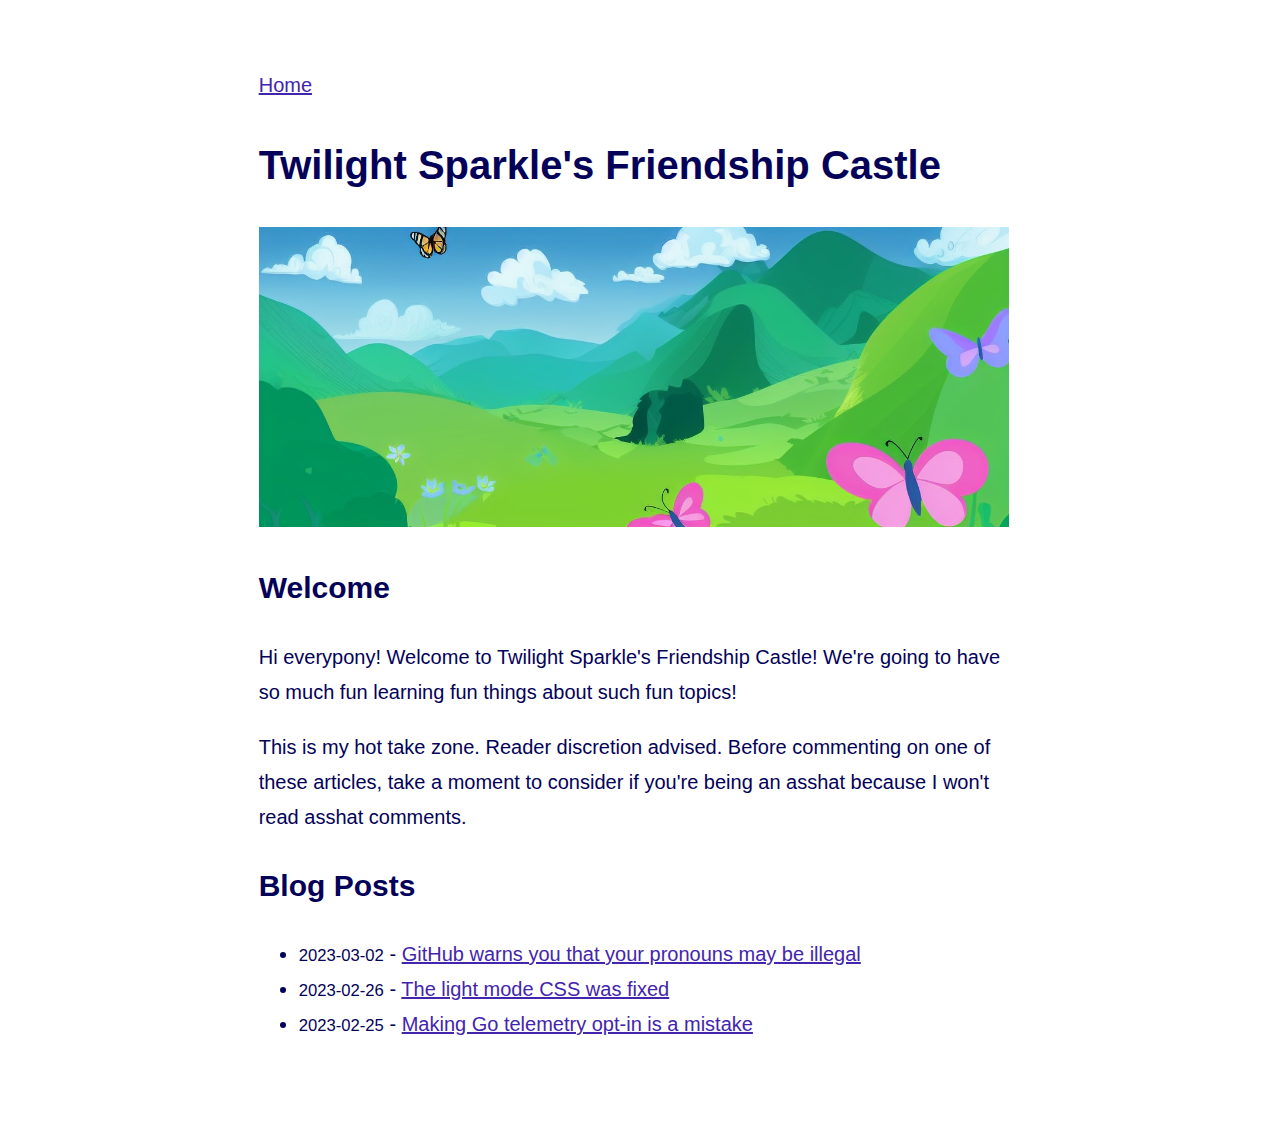
<file: index.html>
<!DOCTYPE html>
<html lang="en">
  <head>
    <title>Twilight Sparkle's Friendship Castle</title>

    <meta charset="utf-8">
    <meta name="viewport" content="width=device-width, initial-scale=1">
    <meta name="description" content="Twilight Sparkle's Blog">
    
    

    <meta property="og:site_name" content="Twilight Sparkle's Friendship Castle">
    <meta property="og:title" content="Twilight Sparkle's Friendship Castle">
    <meta property="og:url" content="https://twi.github.io/blog/index.html">
    <meta property="og:description" content="Twilight Sparkle's Blog">
    
    <meta property="og:image" content="https://twi.github.io/blog./images/landscape.jpg">
    
    
    <meta property="og:type" content="website">
    

    
    <meta property="twitter:card" content="summary_large_image">
    <meta property="twitter:image" content="https://twi.github.io/blog./images/landscape.jpg">
    
    <meta property="twitter:site" content="Twilight Sparkle's Friendship Castle">
    <meta property="twitter:title" content="Twilight Sparkle's Friendship Castle">
    <meta property="twitter:description" content="Twilight Sparkle's Blog">
    

    <link rel="shortcut icon" href="/favicon.ico">
    <link rel="canonical" href="https://twi.github.io/blog/index.html">

    <link rel="alternate" href="./atom.xml" title="Twilight Sparkle's Friendship Castle" type="application/atom+xml">
    <link rel="alternate" href="./rss.xml" title="Twilight Sparkle's Friendship Castle" type="application/rss+xml">

    <link rel="stylesheet" href="./css/default.css" />
    <link rel="stylesheet" href="./css/code.css" />
  </head>
  <body>
      <nav>
          <a href="/blog">Home</a>
      </nav>
    <header>
  <h1>Twilight Sparkle's Friendship Castle</h1>
  <img
    src="./images/landscape.jpg"
    height="300"
  />
</header>
<main>
  <section>
    <h2>Welcome</h2>
    <p>Hi everypony! Welcome to Twilight Sparkle's Friendship Castle! We're going to have so much fun learning fun things about such fun topics!</p>

    <p>This is my hot take zone. Reader discretion advised. Before commenting on one of these articles, take a moment to consider if you're being an asshat because I won't read asshat comments.</p>
  </section>
  <section>
    <h2>Blog Posts</h2>
    <ul>
      
        <li><div><small>2023-03-02</small> - <a href="./github-warns-you-that-your-pronouns-may-be-illegal.html">GitHub warns you that your pronouns may be illegal</a></div></li>
      
        <li><div><small>2023-02-26</small> - <a href="./the-light-mode-css-was-fixed.html">The light mode CSS was fixed</a></div></li>
      
        <li><div><small>2023-02-25</small> - <a href="./making-go-telemetry-opt-in-is-a-mistake.html">Making Go telemetry opt-in is a mistake</a></div></li>
      
    </ul>
  </section>
</main>

    <script defer src="./js/script.js"></script>
  </body>
</html>
</file>
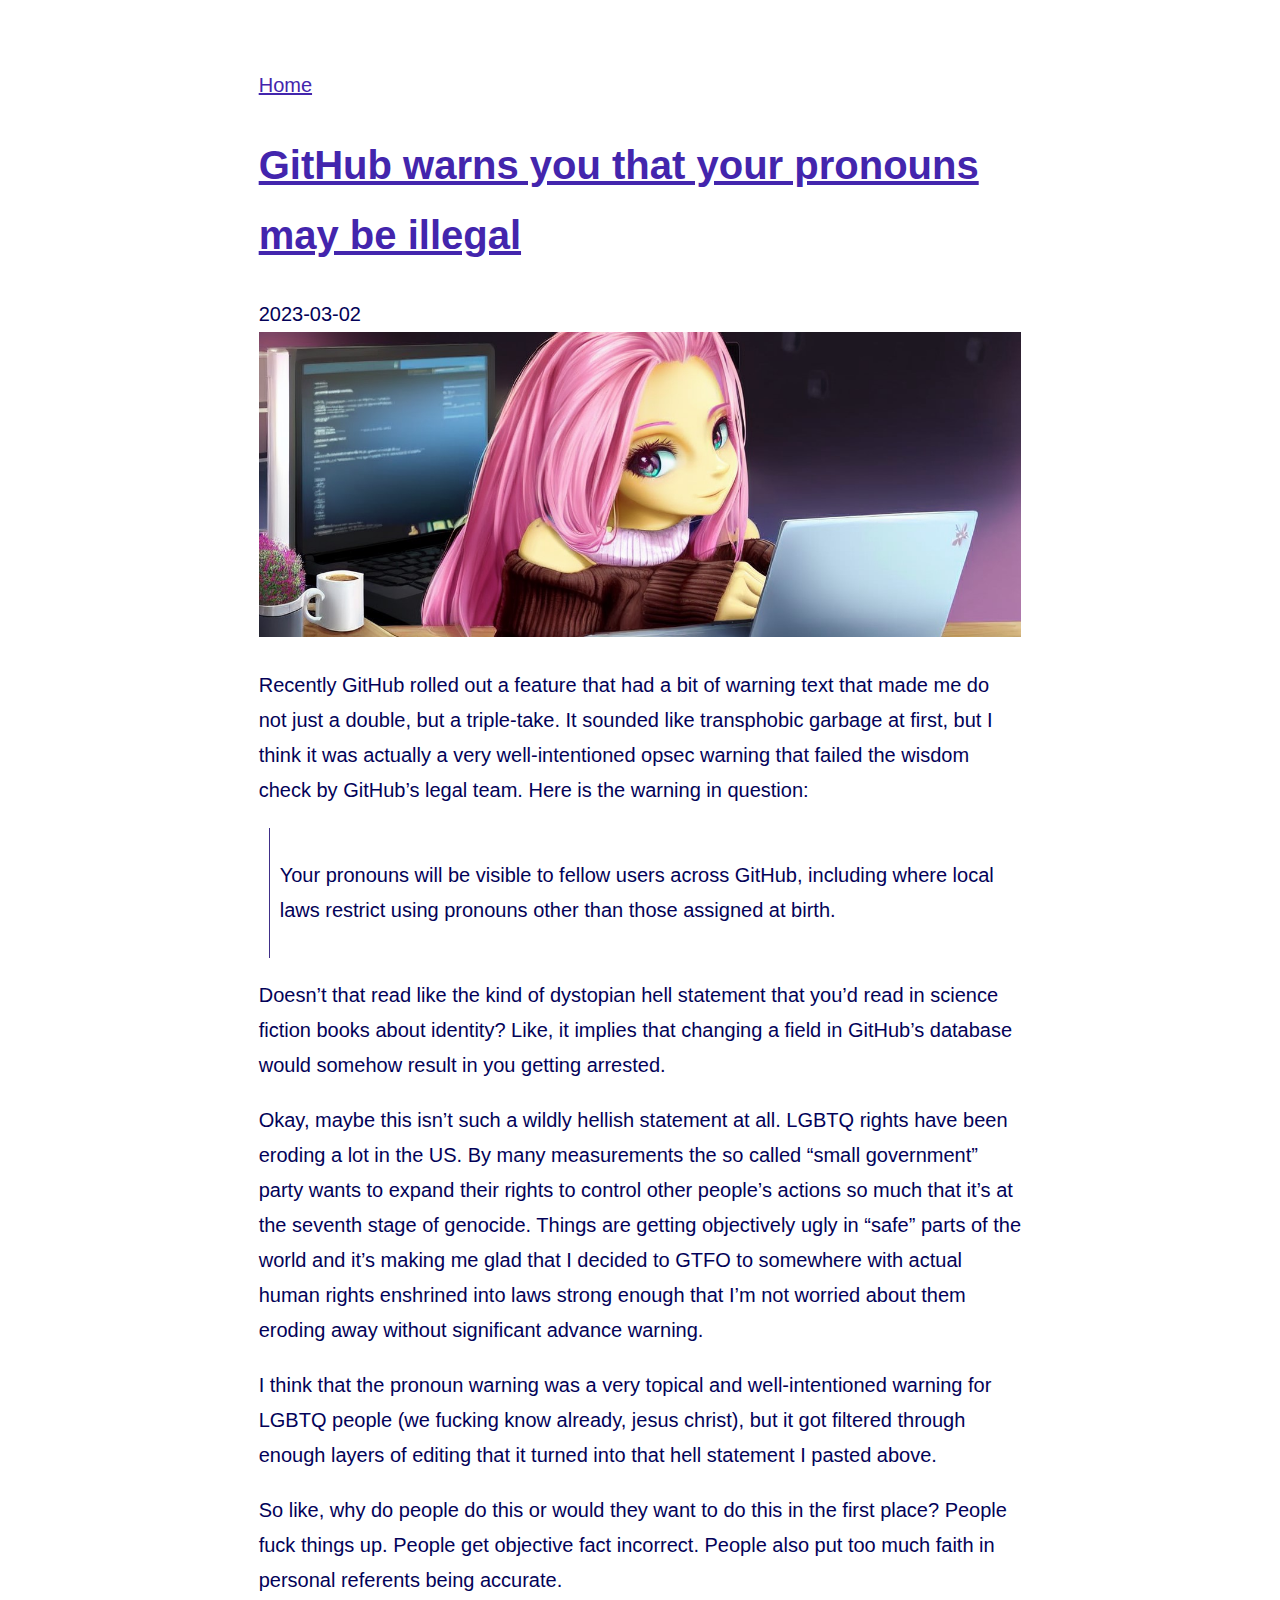
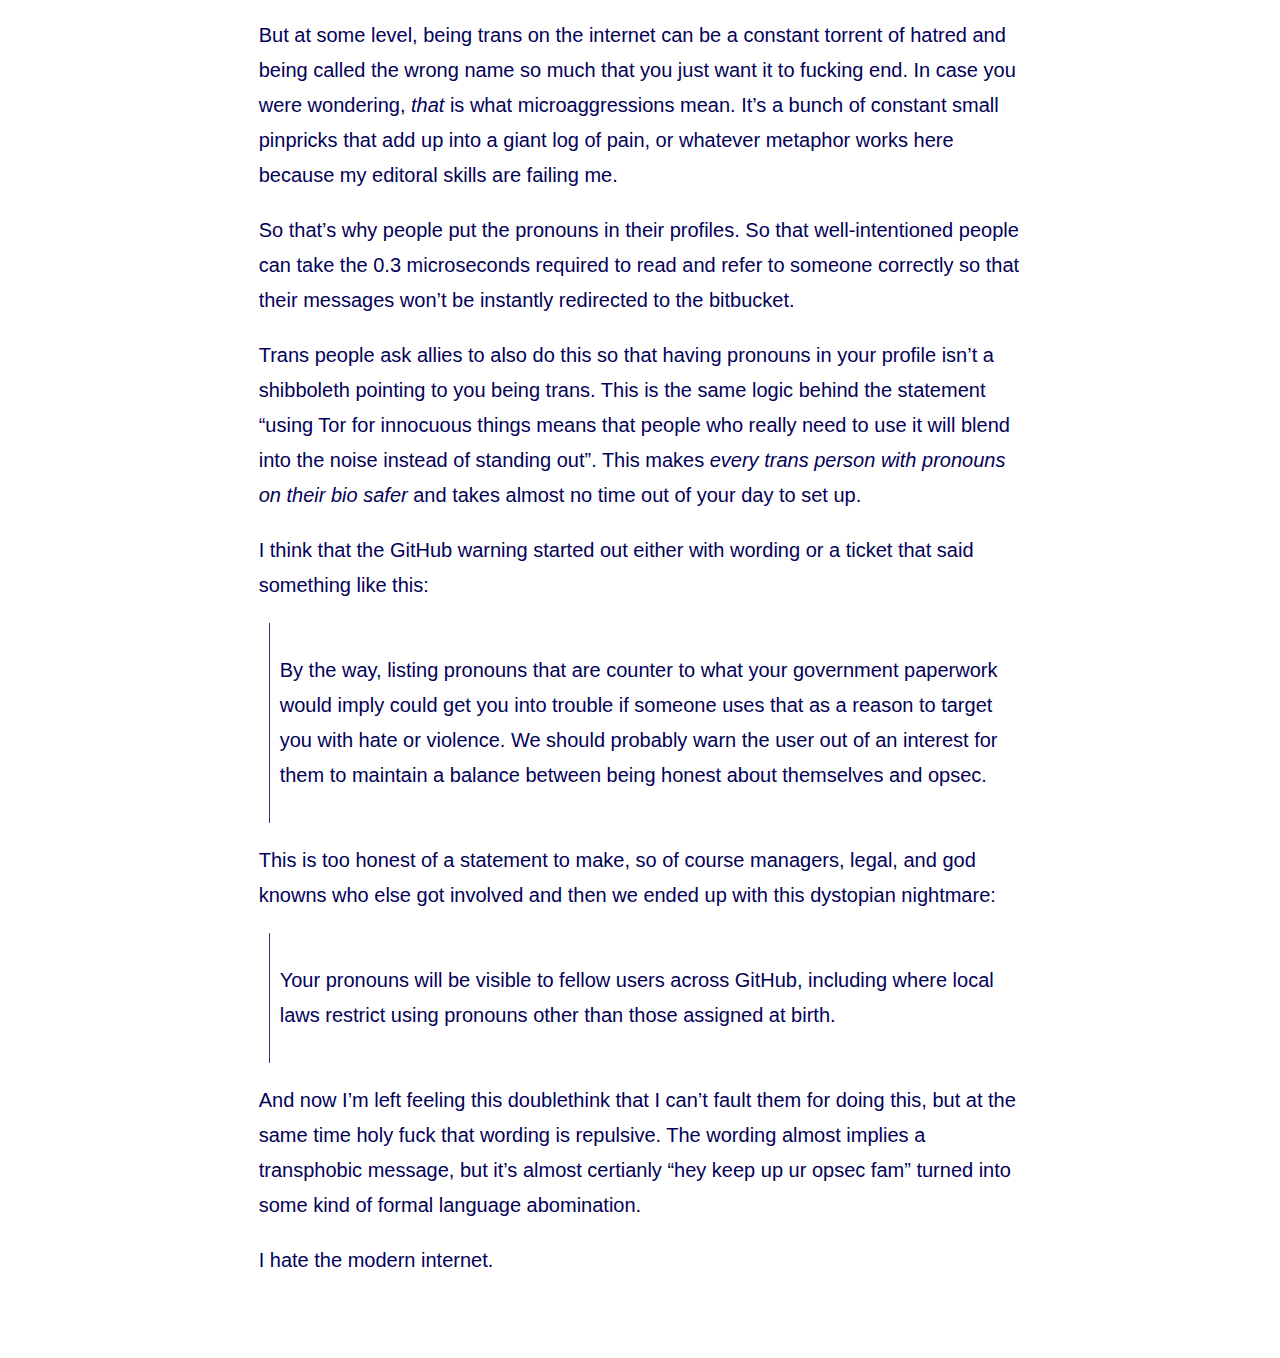
<file: github-warns-you-that-your-pronouns-may-be-illegal.html>
<!DOCTYPE html>
<html lang="en">
  <head>
    <title>GitHub warns you that your pronouns may be illegal</title>

    <meta charset="utf-8">
    <meta name="viewport" content="width=device-width, initial-scale=1">
    <meta name="description" content="How opsec warnings go bad">
    
    <meta name="author" content="Twilight Sparkle">
    
    

    <meta property="og:site_name" content="Twilight Sparkle's Friendship Castle">
    <meta property="og:title" content="GitHub warns you that your pronouns may be illegal">
    <meta property="og:url" content="https://twi.github.io/blog/github-warns-you-that-your-pronouns-may-be-illegal.html">
    <meta property="og:description" content="How opsec warnings go bad">
    
    <meta property="og:image" content="https://twi.github.io/blogimages/gender-crimes.jpg">
    
    
    <meta property="og:type" content="article">
    

    
    <meta property="twitter:card" content="summary_large_image">
    <meta property="twitter:image" content="https://twi.github.io/blogimages/gender-crimes.jpg">
    
    <meta property="twitter:site" content="Twilight Sparkle's Friendship Castle">
    <meta property="twitter:title" content="GitHub warns you that your pronouns may be illegal">
    <meta property="twitter:description" content="How opsec warnings go bad">
    

    <link rel="shortcut icon" href="/favicon.ico">
    <link rel="canonical" href="https://twi.github.io/blog/github-warns-you-that-your-pronouns-may-be-illegal.html">

    <link rel="alternate" href="./atom.xml" title="Twilight Sparkle's Friendship Castle" type="application/atom+xml">
    <link rel="alternate" href="./rss.xml" title="Twilight Sparkle's Friendship Castle" type="application/rss+xml">

    <link rel="stylesheet" href="./css/default.css" />
    <link rel="stylesheet" href="./css/code.css" />
  </head>
  <body>
      <nav>
          <a href="/blog">Home</a>
      </nav>
    <main>
  <article>
    <header>
      <h1>
        <a href="./github-warns-you-that-your-pronouns-may-be-illegal.html">GitHub warns you that your pronouns may be illegal</a>
      </h1>
      <div>
        2023-03-02 
      </div>
      
        <img src="images/gender-crimes.jpg" style="max-width:100%" />
      
    </header>
    <section>
      <p>Recently GitHub rolled out a feature that had a bit of warning text
that made me do not just a double, but a triple-take. It sounded like
transphobic garbage at first, but I think it was actually a very
well-intentioned opsec warning that failed the wisdom check by
GitHub’s legal team. Here is the warning in question:</p>
<blockquote>
<p>Your pronouns will be visible to fellow users across GitHub,
including where local laws restrict using pronouns other than those
assigned at birth.</p>
</blockquote>
<p>Doesn’t that read like the kind of dystopian hell statement that you’d
read in science fiction books about identity? Like, it implies that
changing a field in GitHub’s database would somehow result in you
getting arrested.</p>
<p>Okay, maybe this isn’t such a wildly hellish statement at all. LGBTQ
rights have been eroding a lot in the US. By many measurements the so
called “small government” party wants to expand their rights to
control other people’s actions so much that it’s at the seventh stage
of genocide. Things are getting objectively ugly in “safe” parts of
the world and it’s making me glad that I decided to GTFO to somewhere
with actual human rights enshrined into laws strong enough that I’m
not worried about them eroding away without significant advance
warning.</p>
<p>I think that the pronoun warning was a very topical and
well-intentioned warning for LGBTQ people (we fucking know already,
jesus christ), but it got filtered through enough layers of editing
that it turned into that hell statement I pasted above.</p>
<p>So like, why do people do this or would they want to do this in the
first place? People fuck things up. People get objective fact
incorrect. People also put too much faith in personal referents being
accurate.</p>
<p>But at some level, being trans on the internet can be a constant
torrent of hatred and being called the wrong name so much that you
just want it to fucking end. In case you were wondering, <em>that</em> is
what microaggressions mean. It’s a bunch of constant small pinpricks
that add up into a giant log of pain, or whatever metaphor works here
because my editoral skills are failing me.</p>
<p>So that’s why people put the pronouns in their profiles. So that
well-intentioned people can take the 0.3 microseconds required to read
and refer to someone correctly so that their messages won’t be
instantly redirected to the bitbucket.</p>
<p>Trans people ask allies to also do this so that having pronouns in
your profile isn’t a shibboleth pointing to you being trans. This is
the same logic behind the statement “using Tor for innocuous things
means that people who really need to use it will blend into the noise
instead of standing out”. This makes <em>every trans person with pronouns
on their bio safer</em> and takes almost no time out of your day to set
up.</p>
<p>I think that the GitHub warning started out either with wording or a
ticket that said something like this:</p>
<blockquote>
<p>By the way, listing pronouns that are counter to what your
government paperwork would imply could get you into trouble if
someone uses that as a reason to target you with hate or violence.
We should probably warn the user out of an interest for them to
maintain a balance between being honest about themselves and
opsec.</p>
</blockquote>
<p>This is too honest of a statement to make, so of course managers,
legal, and god knowns who else got involved and then we ended up with
this dystopian nightmare:</p>
<blockquote>
<p>Your pronouns will be visible to fellow users across GitHub,
including where local laws restrict using pronouns other than those
assigned at birth.</p>
</blockquote>
<p>And now I’m left feeling this doublethink that I can’t fault them for
doing this, but at the same time holy fuck that wording is repulsive.
The wording almost implies a transphobic message, but it’s almost
certianly “hey keep up ur opsec fam” turned into some kind of formal
language abomination.</p>
<p>I hate the modern internet.</p>
    </section>
  </article>
</main>

    <script defer src="./js/script.js"></script>
  </body>
</html>
</file>
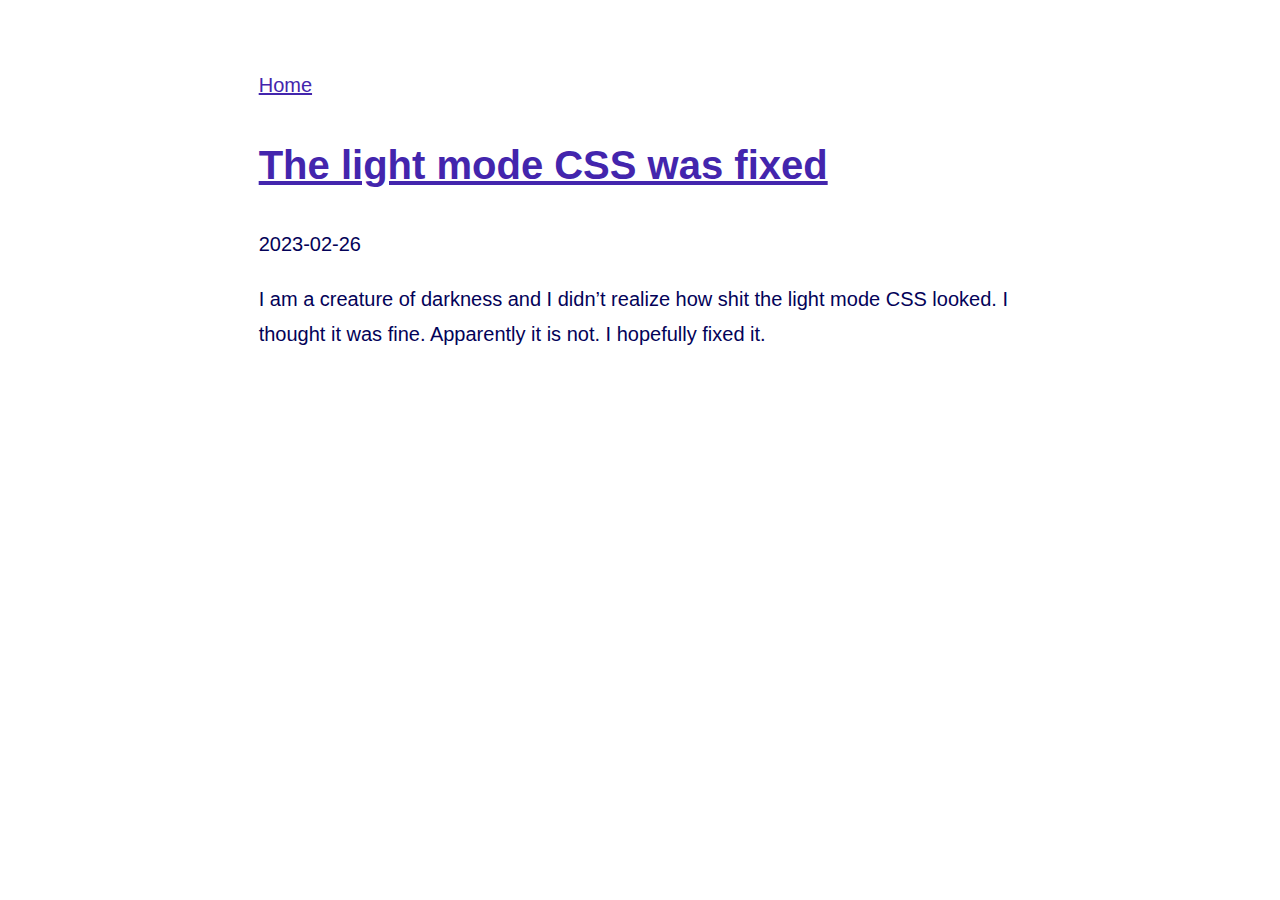
<file: the-light-mode-css-was-fixed.html>
<!DOCTYPE html>
<html lang="en">
  <head>
    <title>The light mode CSS was fixed</title>

    <meta charset="utf-8">
    <meta name="viewport" content="width=device-width, initial-scale=1">
    <meta name="description" content="oops lol">
    
    <meta name="author" content="Twilight Sparkle">
    
    

    <meta property="og:site_name" content="Twilight Sparkle's Friendship Castle">
    <meta property="og:title" content="The light mode CSS was fixed">
    <meta property="og:url" content="https://twi.github.io/blog/the-light-mode-css-was-fixed.html">
    <meta property="og:description" content="oops lol">
    
    
    <meta property="og:type" content="article">
    

    
    <meta property="twitter:site" content="Twilight Sparkle's Friendship Castle">
    <meta property="twitter:title" content="The light mode CSS was fixed">
    <meta property="twitter:description" content="oops lol">
    

    <link rel="shortcut icon" href="/favicon.ico">
    <link rel="canonical" href="https://twi.github.io/blog/the-light-mode-css-was-fixed.html">

    <link rel="alternate" href="./atom.xml" title="Twilight Sparkle's Friendship Castle" type="application/atom+xml">
    <link rel="alternate" href="./rss.xml" title="Twilight Sparkle's Friendship Castle" type="application/rss+xml">

    <link rel="stylesheet" href="./css/default.css" />
    <link rel="stylesheet" href="./css/code.css" />
  </head>
  <body>
      <nav>
          <a href="/blog">Home</a>
      </nav>
    <main>
  <article>
    <header>
      <h1>
        <a href="./the-light-mode-css-was-fixed.html">The light mode CSS was fixed</a>
      </h1>
      <div>
        2023-02-26 
      </div>
      
    </header>
    <section>
      <p>I am a creature of darkness and I didn’t realize how shit the light
mode CSS looked. I thought it was fine. Apparently it is not. I
hopefully fixed it.</p>
    </section>
  </article>
</main>

    <script defer src="./js/script.js"></script>
  </body>
</html>
</file>
<file: css/default.css>
html{max-width:70ch;padding:3em 1em;margin:auto;line-height:1.75;font-family:sans-serif;font-size:1.25em;color:#c155ad;background-color:black}a:link{color:#f1bda1}a:visited{color:#bd76f2}blockquote{border-left:5px solid #a9bad0;margin:10px;padding:10px}@media (prefers-color-scheme:light){html{color:#030258;background-color:white}a:link{color:#4325ad}a:visited{color:#d01973}blockquote{border-left:1px solid #402f88}}
</file>
<file: css/code.css>
pre>code.sourceCode{white-space:pre;position:relative}pre>code.sourceCode>span{display:inline-block;line-height:1.25}pre>code.sourceCode>span:empty{height:1.2em}.sourceCode{overflow:visible}code.sourceCode>span{color:inherit;text-decoration:inherit}div.sourceCode{margin:1em 0}pre.sourceCode{margin:0}@media screen{div.sourceCode{overflow:auto}}@media print{pre>code.sourceCode{white-space:pre-wrap}pre>code.sourceCode>span{text-indent:-5em;padding-left:5em}}pre.numberSource code{counter-reset:source-line 0}pre.numberSource code>span{position:relative;left:-4em;counter-increment:source-line}pre.numberSource code>span>a:first-child::before{content:counter(source-line);position:relative;left:-1em;text-align:right;vertical-align:baseline;border:none;display:inline-block;-webkit-touch-callout:none;-webkit-user-select:none;-khtml-user-select:none;-moz-user-select:none;-ms-user-select:none;user-select:none;padding:0 4px;width:4em;background-color:#232629;color:#7a7c7d}pre.numberSource{margin-left:3em;border-left:1px solid #7a7c7d;padding-left:4px}div.sourceCode{color:#cfcfc2;background-color:#232629}@media screen{pre>code.sourceCode>span>a:first-child::before{text-decoration:underline}}code span{color:#cfcfc2}code span.al{color:#95da4c;background-color:#4d1f24;font-weight:bold}code span.an{color:#3f8058}code span.at{color:#2980b9}code span.bn{color:#f67400}code span.bu{color:#7f8c8d}code span.cf{color:#fdbc4b;font-weight:bold}code span.ch{color:#3daee9}code span.cn{color:#27aeae;font-weight:bold}code span.co{color:#7a7c7d}code span.cv{color:#7f8c8d}code span.do{color:#a43340}code span.dt{color:#2980b9}code span.dv{color:#f67400}code span.er{color:#da4453;text-decoration:underline}code span.ex{color:#0099ff;font-weight:bold}code span.fl{color:#f67400}code span.fu{color:#8e44ad}code span.im{color:#27ae60}code span.in{color:#c45b00}code span.kw{color:#cfcfc2;font-weight:bold}code span.op{color:#cfcfc2}code span.ot{color:#27ae60}code span.pp{color:#27ae60}code span.re{color:#2980b9;background-color:#153042}code span.sc{color:#3daee9}code span.ss{color:#da4453}code span.st{color:#f44f4f}code span.va{color:#27aeae}code span.vs{color:#da4453}code span.wa{color:#da4453}
</file>
